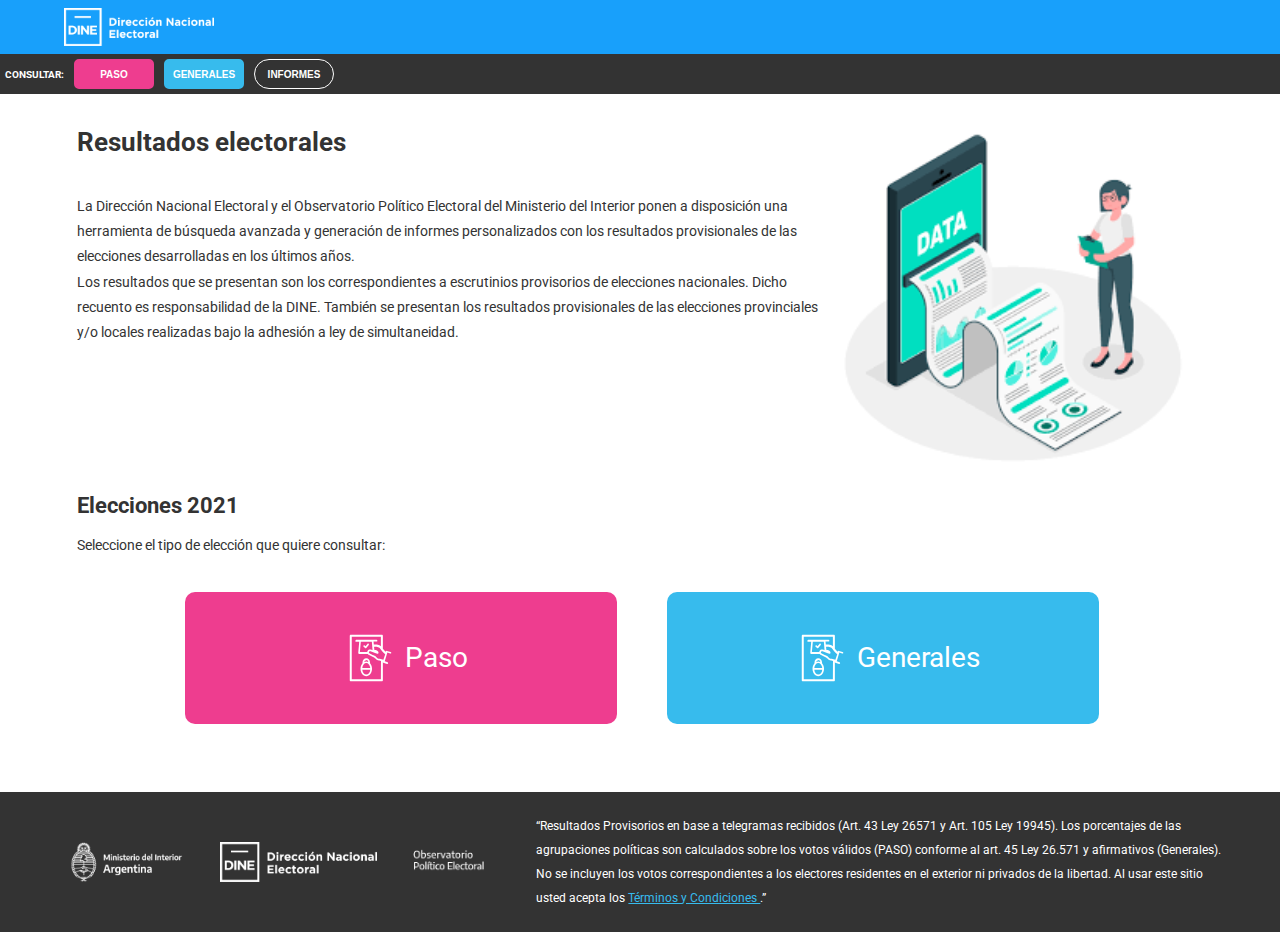
<file: index.html>
<!DOCTYPE html>
<html lang="es">

<head>
    <meta charset="UTF-8">
    <meta name="viewport" content="width=device-width, initial-scale=1.0">
    <title>Sistema de Publicación de Resultados Electorales</title>
    <link rel="shortcut icon" type="image/png" href="img/icons/favicon-16x16.png">
    <!-- Estilos CSS -->
    <link rel="stylesheet" href="css/common.css" />
    <link rel="stylesheet" href="css/pages/index.css">
</head>

<body>
    <header>
        <!--Barra de logo portal-->
        <div id="container-header-page">
            <div id="header-page">
                <a href="index.html">
                    <img id="header-logo" src="img/Logo_DINE_negativo.png" alt="logo" class="logo">
                </a>
            </div>
        </div>
        <!--Barra de menú principal-->
        <div id="container-menu-page">
            <div id="menu-page">
                <div id="menu-etiqueta">CONSULTAR:</div>
                <a href="paso.html"><button class="menu-button" id="paso-button">PASO</button></a>
                <a href="generales.html"><button class="menu-button" id="generales-button">GENERALES</button></a>
                <a href="informes.html"><button class="menu-button" id="informes-button">INFORMES</button></a>
            </div>
        </div>
    </header>
    <!-- Contenido principal de la página -->
    <main>
        <section id="sec-titulo">
            <!--Seccion para titulo, texto e imagen principal-->
            <div id="container-texto-imagen">
                <div id="div-titulo-y-texto">
                    <h1>Resultados electorales</h1>
                    <p>La Dirección Nacional Electoral y el Observatorio Político Electoral del Ministerio del
                        Interior ponen a disposición una herramienta de búsqueda avanzada y generación de informes
                        personalizados con los resultados provisionales de las elecciones desarrolladas en los
                        últimos años.
                        <br>
                        Los resultados que se presentan son los correspondientes a escrutinios provisorios de
                        elecciones nacionales. Dicho recuento es responsabilidad de la DINE. También se presentan
                        los resultados provisionales de las elecciones provinciales y/o locales realizadas bajo la
                        adhesión a ley de simultaneidad.
                    </p>
                </div>
                <div id="div-imagen">
                    <img id="imagen-pricipal" src="img/images.png" alt="conteo de votos">
                </div>
            </div>
        </section>
        <section id="sec-messages"></section>
        <section id="sec-contenido">
            <!--Seccion para contenido de la página-->
            <div id="div-titulo-y-texto-2">
                <h2>Elecciones 2021</h2>
                <p>Seleccione el tipo de elección que quiere consultar:</p>
            </div>
            <div id="container-botones">
                <a href="paso.html">
                    <div class="contenido-button" id="paso-button-2">
                        <img id="svg-urna" src="img/svg/urna.svg" alt="urna">Paso
                    </div>
                </a>
                <a href="generales.html">
                    <div class="contenido-button" id="generales-button-2">
                        <img id="svg-urna" src="img/svg/urna.svg" alt="urna">Generales
                    </div>
                </a>
            </div>
        </section>
        <br>
    </main>
    <!--Pie de página-->
    <footer>
        <div id="footer-container">
            <div id="footer-img">
                <img src="img/icons/Ministerio-del-Interior_pluma.1ab9a7a7.png" alt="Ministerio">
                <img src="img/icons/Logo_DINE_negativo.a88f983e.png" alt="Logo Dine">
                <img src="img/icons/logos_001-10.4430c8d5 - Copy.png" alt="Observatorio">
            </div>
            <div id="footer-text">
                <p>“Resultados Provisorios en base a telegramas recibidos (Art. 43 Ley 26571 y Art. 105 Ley 19945). Los
                    porcentajes de las agrupaciones políticas son calculados sobre los votos válidos (PASO) conforme al
                    art.
                    45 Ley 26.571 y afirmativos (Generales). No se incluyen los votos correspondientes a los electores
                    residentes en el exterior ni privados de la libertad. Al usar este sitio usted acepta los <a
                        href="paginaEnBlanco.html">
                        Términos y
                        Condiciones
                    </a>.”</p>
            </div>
        </div>
    </footer>
</body>

</html>
</file>
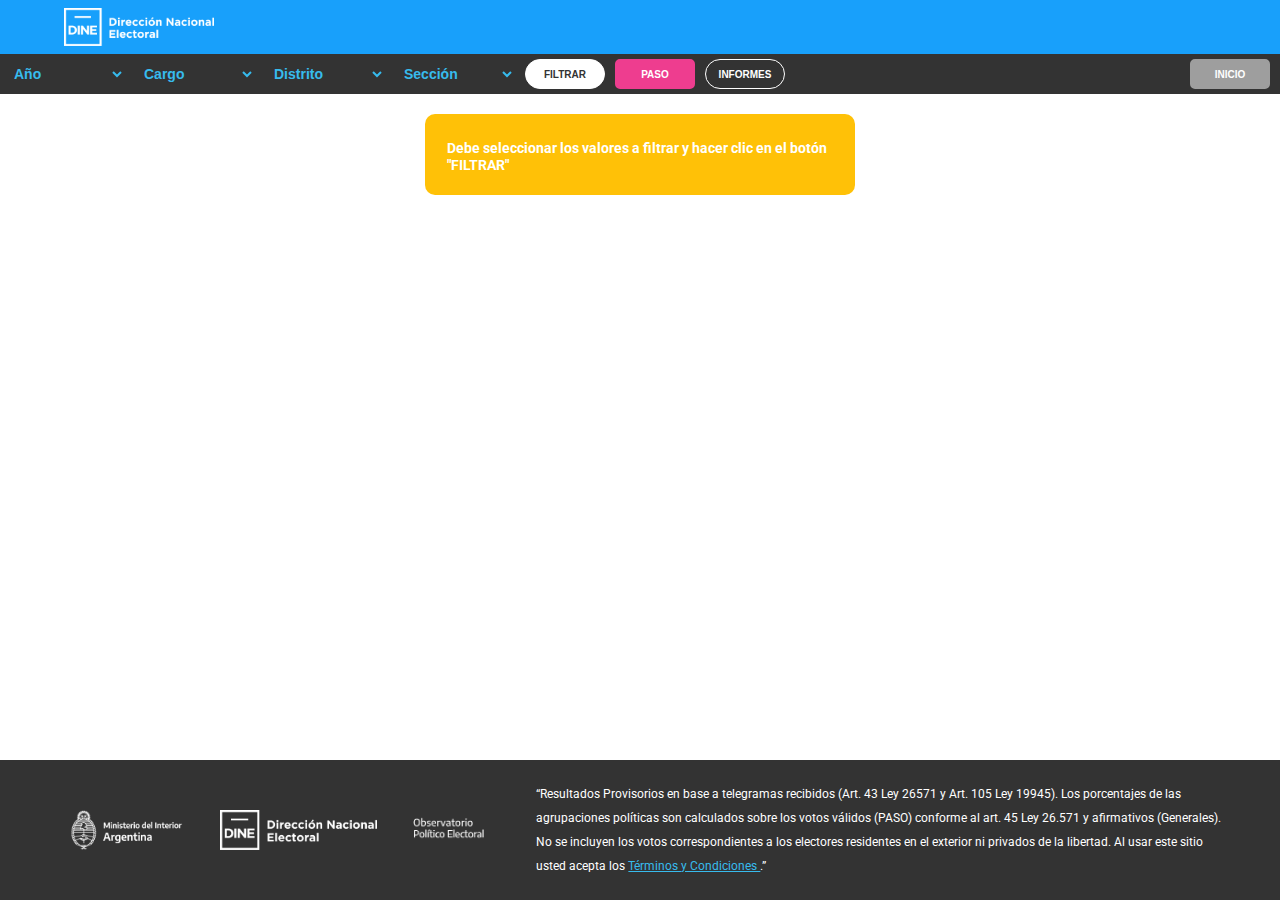
<file: generales.html>
<!DOCTYPE html>
<html lang="es">

<head>
    <meta charset="UTF-8">
    <meta name="viewport" content="width=device-width, initial-scale=1.0">
    <title>Sistema de Publicación de Resultados Electorales</title>
    <link rel="shortcut icon" type="image/png" href="img/icons/favicon-16x16.png">
    <!-- Estilos CSS -->
    <link rel="stylesheet" href="css/common.css" />
    <link rel="stylesheet" href="css/pages/generales.css">
    <link rel="stylesheet" href="https://cdnjs.cloudflare.com/ajax/libs/font-awesome/6.5.1/css/all.min.css"
        integrity="sha512-DTOQO9RWCH3ppGqcWaEA1BIZOC6xxalwEsw9c2QQeAIftl+Vegovlnee1c9QX4TctnWMn13TZye+giMm8e2LwA=="
        crossorigin="anonymous" referrerpolicy="no-referrer" />
    <script type="module" src="js/pages/generales.js"></script>
</head>

<body>
    <header>
        <!--Barra de logo portal-->
        <div id="container-header-page">
            <div id="header-page">
                <a href="index.html">
                    <img id="header-logo" src="img/Logo_DINE_negativo.png" alt="logo" class="logo">
                </a>
            </div>
        </div>
        <!--Barra de menú principal-->
        <div id="container-menu-page">
            <div id="menu-page">
                <!--Combos seleccionables-->
                <select class="desplegable" name="select-anio" id="select-anio">
                    <option value="#" disabled selected>Año</option>
                </select>
                <select class="desplegable" name="select-cargo" id="select-cargo">
                    <option value="#" disabled selected>Cargo</option>
                </select>
                <select class="desplegable" name="select-distrito" id="select-distrito">
                    <option value="#" disabled selected>Distrito</option>
                </select>
                <input type="hidden" id="hdSeccionProvincial" name="hdSeccionProvincial" value="">
                <select class="desplegable" name="select-seccion" id="select-seccion">
                    <option value="#" disabled selected>Sección</option>
                </select>
                <!--Botones-->
                <a href="#"><button class="menu-button" id="filtrar-button"><i class="fa-solid fa-magnifying-glass"></i>
                        FILTRAR</button></a>
                <a href="paso.html"><button class="menu-button" id="paso-button">PASO</button></a>
                <a href="informes.html"><button class="menu-button" id="informes-button">INFORMES</button></a>
                <a href="index.html"><button class="menu-button" id="inicio-button">INICIO</button></a>
            </div>
        </div>
    </header>
    <!-- Contenido principal de la página -->
    <main>
        <section id="sec-messages">
            <!--Sección para mostrale mensajes al usuario-->
            <div id="div-container-msg">
                <div class="cuadro-msg" id="msg-alerta">
                    <p><i class="fa-solid fa-exclamation"></i> Debe seleccionar los valores a filtrar y hacer clic en el
                        botón "FILTRAR"</p>
                </div>
            </div>
        </section>
        <section id="sec-titulo">
            <!--Seccion para agregar un título-->
            <div id="div-titulo"></div>
        </section>
        <section id="sec-contenido">
            <!--Seccion para contenido de la página (Botón agregar y cuadros de colores)-->
            <div id="div-contenido">

            </div>
        </section>
        <section id="sec-bloques-graficos" hidden>
            <!--Seccion para contenido de la página (los 3 recuadros de info mayor)-->
            <div id="div-container-graficos">
                <!--Cuadro de Agrupaciones-->
                <div class="div-grafico" id="container-agrupacion">
                    <div class="titulo-de-grafico">Agrupaciones políticas</div>
                    <div id="container-bloques"></div>
                </div>
                <!--Cuadro de Mapa de Provincia-->
                <div class="div-grafico" id="grafico-mapa" hidden>
                    <div class="titulo-de-grafico" id="nombre-mapa"></div>
                    <div id="mapa-de-grafico">
                    </div>
                </div>
                <!--Cuadro de Grafico de barras-->
                <div class="div-grafico" id="grafico-barras">
                    <div class="titulo-de-grafico">Resumen de Votos</div>
                    <div class="grid-container">
                        <div id="grid">
                            <div id="sub-grid-1">
                                <div>100%</div>
                                <div>75%</div>
                                <div>50%</div>
                                <div>25%</div>
                                <div>0%</div>
                            </div>
                            <div id="sub-grid-2">
                            </div>
                        </div>
                    </div>
                </div>
            </div>
        </section>
    </main>
    <!--Pie de página-->
    <footer>
        <div id="footer-container">
            <div id="footer-img">
                <img src="img/icons/Ministerio-del-Interior_pluma.1ab9a7a7.png" alt="Ministerio">
                <img src="img/icons/Logo_DINE_negativo.a88f983e.png" alt="Logo Dine">
                <img src="img/icons/logos_001-10.4430c8d5 - Copy.png" alt="Observatorio">
            </div>
            <div id="footer-text">
                <p>“Resultados Provisorios en base a telegramas recibidos (Art. 43 Ley 26571 y Art. 105 Ley 19945). Los
                    porcentajes de las agrupaciones políticas son calculados sobre los votos válidos (PASO) conforme al
                    art.
                    45 Ley 26.571 y afirmativos (Generales). No se incluyen los votos correspondientes a los electores
                    residentes en el exterior ni privados de la libertad. Al usar este sitio usted acepta los <a
                        href="paginaEnBlanco.html">
                        Términos y
                        Condiciones
                    </a>.”</p>
            </div>
        </div>
    </footer>
</body>

</html>
</file>
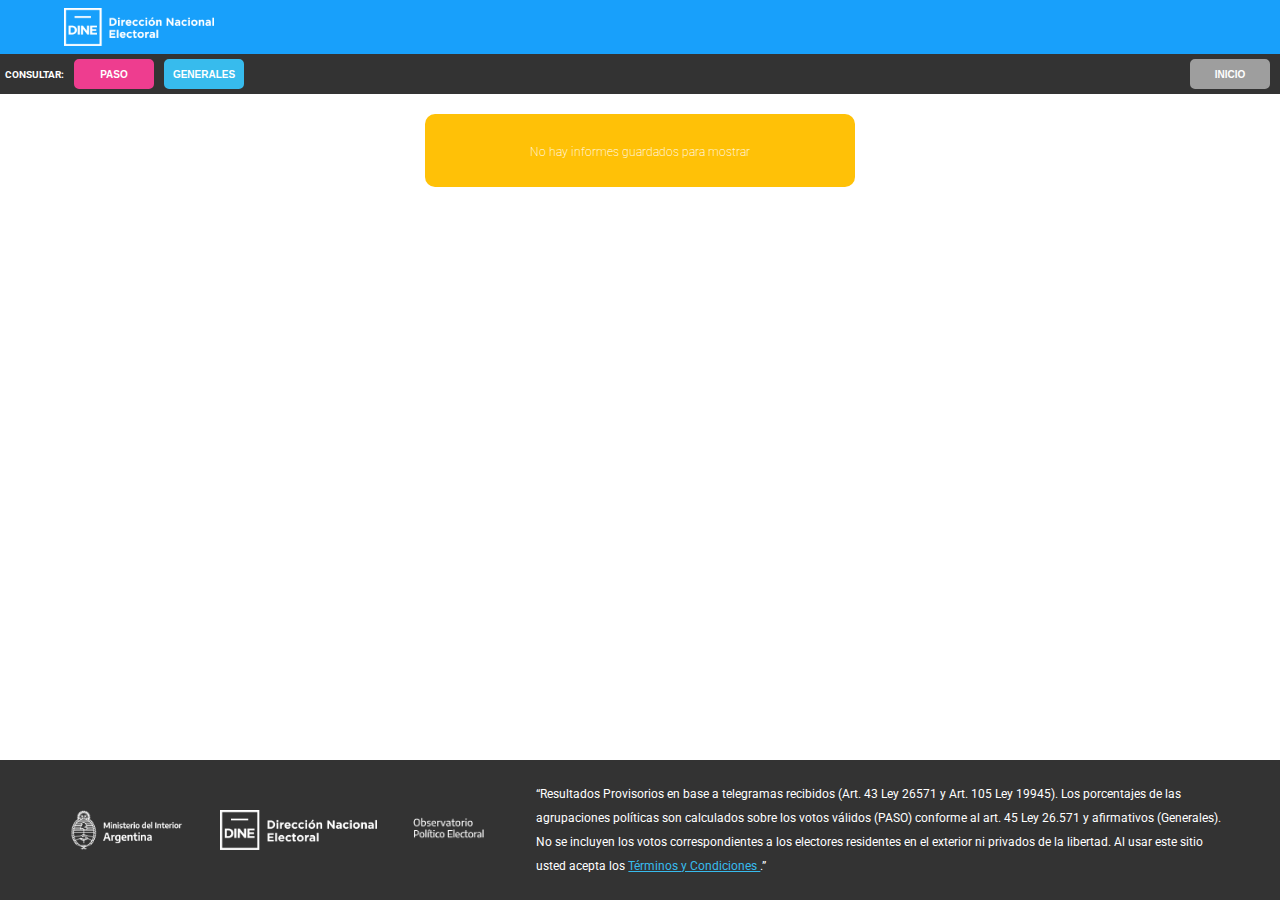
<file: informes.html>
<!DOCTYPE html>
<html lang="es">

<head>
    <meta charset="UTF-8">
    <meta name="viewport" content="width=device-width, initial-scale=1.0">
    <title>Sistema de Publicación de Resultados Electorales</title>
    <link rel="shortcut icon" type="image/png" href="img/icons/favicon-16x16.png">
    <!-- Estilos CSS -->
    <link rel="stylesheet" href="css/common.css" />
    <link rel="stylesheet" href="css/pages/informes.css">
    <link rel="stylesheet" href="https://cdnjs.cloudflare.com/ajax/libs/font-awesome/6.5.1/css/all.min.css"
        integrity="sha512-DTOQO9RWCH3ppGqcWaEA1BIZOC6xxalwEsw9c2QQeAIftl+Vegovlnee1c9QX4TctnWMn13TZye+giMm8e2LwA=="
        crossorigin="anonymous" referrerpolicy="no-referrer" />
    <script type="module" src="js/common.js" defer></script>
    <script type="module" src="js/pages/informes.js" defer></script>
</head>

<body>
    <header>
        <!--Barra de logo portal-->
        <div id="container-header-page">
            <div id="header-page">
                <a href="index.html">
                    <img id="header-logo" src="img/Logo_DINE_negativo.png" alt="logo" class="logo">
                </a>
            </div>
        </div>
        <!--Barra de menú principal-->
        <div id="container-menu-page">
            <div id="menu-page">
                <div id="menu-etiqueta">CONSULTAR:</div>
                <a href="paso.html"><button class="menu-button" id="paso-button">PASO</button></a>
                <a href="generales.html"><button class="menu-button" id="generales-button">GENERALES</button></a>
                <a href="index.html"><button class="menu-button" id="inicio-button">INICIO</button></a>
            </div>
        </div>

    </header>
    <!-- Contenido principal de la página -->
    <main>
        <section id="sec-messages">
            <div id="div-container-msg">
            </div>
        </section>
        <br>
        <section id="sec-titulo" hidden>
            <!--Seccion para agregar un título-->
            <div class="div-container" id="div-container-titulo">
                <h1>Reporte de Elecciones</h1>
            </div>
        </section>
        <section id="sec-contenido" hidden>
            <!--Seccion para contenido de la página-->
            <div class="div-container" id="div-container-grilla">
                <div class="div-cabecera-grilla">PROVINCIA</div>
                <div class="div-cabecera-grilla">ELECCION</div>
                <div class="div-cabecera-grilla">DATOS GENERALES</div>
                <div class="div-cabecera-grilla">DATOS POR AGRUPACION</div>
                <!--agregar filas-->
            </div>
            <div class="div-container">
                <button id="boton-limpiar">LIMPIAR REGISTROS</button>
            </div>
        </section>
    </main>
    <br>
    <!--Pie de página-->
    <footer>
        <div id="footer-container">
            <div id="footer-img">
                <img src="img/icons/Ministerio-del-Interior_pluma.1ab9a7a7.png" alt="Ministerio">
                <img src="img/icons/Logo_DINE_negativo.a88f983e.png" alt="Logo Dine">
                <img src="img/icons/logos_001-10.4430c8d5 - Copy.png" alt="Observatorio">
            </div>
            <div id="footer-text">
                <p>“Resultados Provisorios en base a telegramas recibidos (Art. 43 Ley 26571 y Art. 105 Ley 19945). Los
                    porcentajes de las agrupaciones políticas son calculados sobre los votos válidos (PASO) conforme al
                    art.
                    45 Ley 26.571 y afirmativos (Generales). No se incluyen los votos correspondientes a los electores
                    residentes en el exterior ni privados de la libertad. Al usar este sitio usted acepta los <a
                        href="paginaEnBlanco.html">
                        Términos y
                        Condiciones
                    </a>.”</p>
            </div>
        </div>
    </footer>
</body>

</html>
</file>
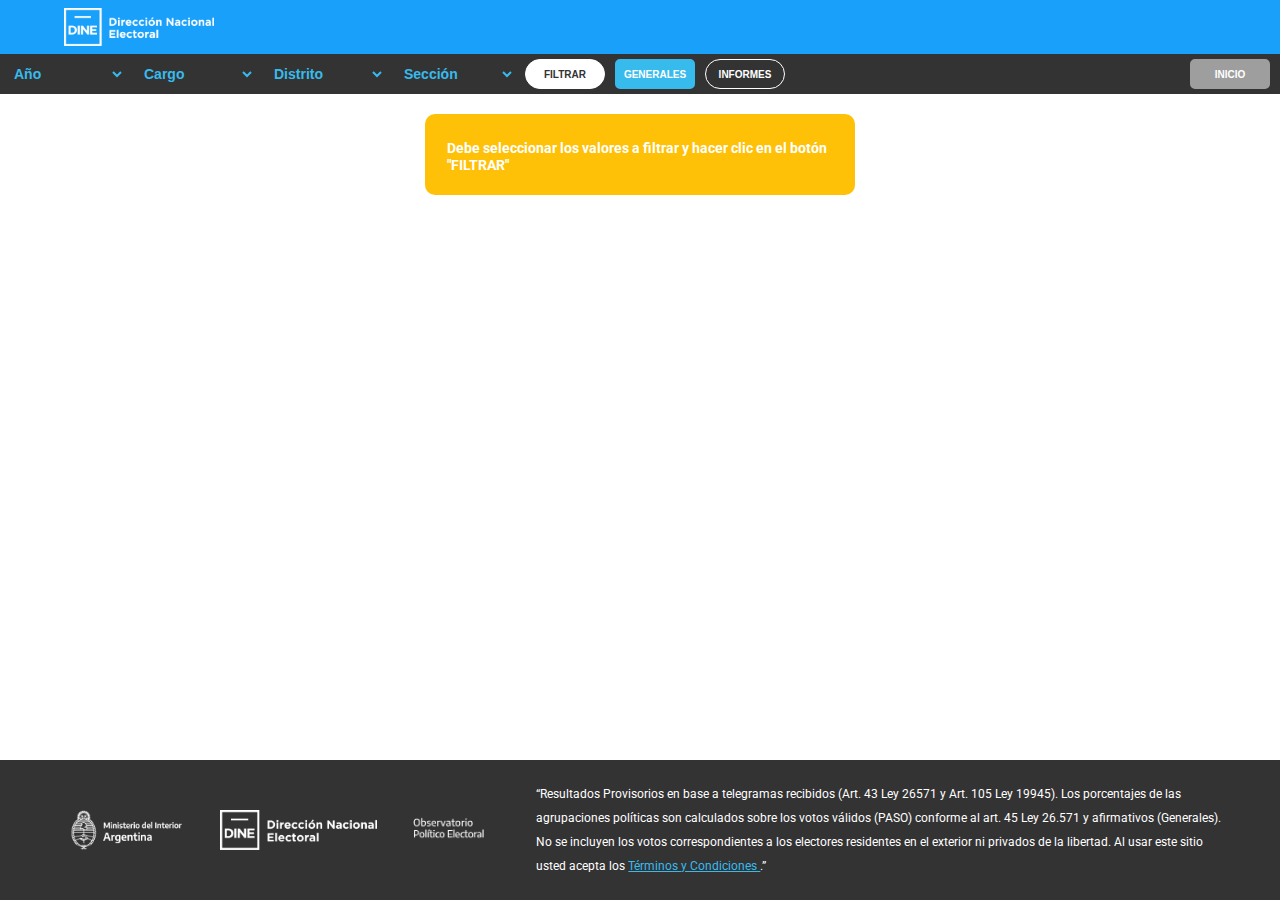
<file: paso.html>
<!DOCTYPE html>
<html lang="es">

<head>
    <meta charset="UTF-8">
    <meta name="viewport" content="width=device-width, initial-scale=1.0">
    <title>Sistema de Publicación de Resultados Electorales</title>
    <link rel="shortcut icon" type="image/png" href="img/icons/favicon-16x16.png">
    <!-- Estilos CSS -->
    <link rel="stylesheet" href="css/common.css" />
    <link rel="stylesheet" href="css/pages/paso.css">
    <link rel="stylesheet" href="https://cdnjs.cloudflare.com/ajax/libs/font-awesome/6.5.1/css/all.min.css"
        integrity="sha512-DTOQO9RWCH3ppGqcWaEA1BIZOC6xxalwEsw9c2QQeAIftl+Vegovlnee1c9QX4TctnWMn13TZye+giMm8e2LwA=="
        crossorigin="anonymous" referrerpolicy="no-referrer" />
    <script type="module" src="js/pages/paso.js"></script>
</head>

<body>
    <header>
        <!--Barra de logo portal-->
        <div id="container-header-page">
            <div id="header-page">
                <a href="index.html">
                    <img id="header-logo" src="img/Logo_DINE_negativo.png" alt="logo" class="logo">
                </a>
            </div>
        </div>
        <!--Barra de menú principal-->
        <div id="container-menu-page">
            <div id="menu-page">
                <!--Combos seleccionables-->
                <select class="desplegable" name="select-anio" id="select-anio">
                    <option value="#" disabled selected>Año</option>
                </select>
                <select class="desplegable" name="select-cargo" id="select-cargo">
                    <option value="#" disabled selected>Cargo</option>
                </select>
                <select class="desplegable" name="select-distrito" id="select-distrito">
                    <option value="#" disabled selected>Distrito</option>
                </select>
                <input type="hidden" id="hdSeccionProvincial" name="hdSeccionProvincial" value="">
                <select class="desplegable" name="select-seccion" id="select-seccion">
                    <option value="#" disabled selected>Sección</option>
                </select>
                <!--Botones-->
                <a href="#"><button class="menu-button" id="filtrar-button"><i class="fa-solid fa-magnifying-glass"></i>
                        FILTRAR</button></a>
                <a href="generales.html"><button class="menu-button" id="generales-button">GENERALES</button></a>
                <a href="informes.html"><button class="menu-button" id="informes-button">INFORMES</button></a>
                <a href="index.html"><button class="menu-button" id="inicio-button">INICIO</button></a>
            </div>
        </div>
    </header>
    <!-- Contenido principal de la página -->
    <main>
        <section id="sec-messages">
            <!--Sección para mostrale mensajes al usuario-->
            <div id="div-container-msg">
                <div class="cuadro-msg" id="msg-alerta">
                    <p><i class="fa-solid fa-exclamation"></i> Debe seleccionar los valores a filtrar y hacer clic en el
                        botón "FILTRAR"</p>
                </div>
            </div>
        </section>
        <section id="sec-titulo">
            <!--Seccion para agregar un título-->
            <div id="div-titulo"></div>
        </section>
        <section id="sec-contenido">
            <!--Seccion para contenido de la página (Botón agregar y cuadros de colores)-->
            <div id="div-contenido">

            </div>
        </section>
        <section id="sec-bloques-graficos" hidden>
            <!--Seccion para contenido de la página (los 3 recuadros de info mayor)-->
            <div id="div-container-graficos">
                <!--Cuadro de Agrupaciones-->
                <div class="div-grafico" id="container-agrupacion">
                    <div class="titulo-de-grafico">Agrupaciones políticas</div>
                    <div id="container-bloques"></div>
                </div>
                <!--Cuadro de Mapa de Provincia-->
                <div class="div-grafico" id="grafico-mapa" hidden>
                    <div class="titulo-de-grafico" id="nombre-mapa"></div>
                    <div id="mapa-de-grafico">
                    </div>
                </div>
                <!--Cuadro de Grafico de barras-->
                <div class="div-grafico" id="grafico-barras">
                    <div class="titulo-de-grafico">Resumen de Votos</div>
                    <div class="grid-container">
                        <div id="grid">
                            <div id="sub-grid-1">
                                <div>100%</div>
                                <div>75%</div>
                                <div>50%</div>
                                <div>25%</div>
                                <div>0%</div>
                            </div>
                            <div id="sub-grid-2">
                            </div>
                        </div>
                    </div>
                </div>
            </div>
        </section>
    </main>
    <!--Pie de página-->
    <footer>
        <div id="footer-container">
            <div id="footer-img">
                <img src="img/icons/Ministerio-del-Interior_pluma.1ab9a7a7.png" alt="Ministerio">
                <img src="img/icons/Logo_DINE_negativo.a88f983e.png" alt="Logo Dine">
                <img src="img/icons/logos_001-10.4430c8d5 - Copy.png" alt="Observatorio">
            </div>
            <div id="footer-text">
                <p>“Resultados Provisorios en base a telegramas recibidos (Art. 43 Ley 26571 y Art. 105 Ley 19945). Los
                    porcentajes de las agrupaciones políticas son calculados sobre los votos válidos (PASO) conforme al
                    art.
                    45 Ley 26.571 y afirmativos (Generales). No se incluyen los votos correspondientes a los electores
                    residentes en el exterior ni privados de la libertad. Al usar este sitio usted acepta los <a
                        href="paginaEnBlanco.html">
                        Términos y
                        Condiciones
                    </a>.”</p>
            </div>
        </div>
    </footer>
</body>

</html>
</file>
<file: css/common.css>
@import url('https://fonts.googleapis.com/css?family=Roboto:100,300,400,500,700,900');

:root {
    --magenta: #ee3d8f;
    --celeste: #37bbed;
    --morado: #9283be;
    --gris-claro: #9e9e9e;
    --titulos: #333;
    --textos: #333;
    --fondo-pantalla: rgb(235, 245, 251);
    --fondo-Cabecera: #18a0fb;
    --fondo-Footer: #333;
    --fondo-Menu: #333;
    --texto-footer: #9e9e9e;
    --titulo-Grilla: #727272;
    --borde-inferior-Grilla: #727272;
    --borde-Grilla: #c5c5c5;
    --grafica-amarillo: rgb(252, 210, 0);
    --grafica-amarillo-claro: rgba(252, 210, 0, 0.3);
    --grafica-celeste: rgb(0, 169, 232);
    --grafica-celeste-claro: rgba(0, 169, 232, 0.3);
    --grafica-bordo: rgb(171, 40, 40);
    --grafica-bordo-claro: rgba(171, 40, 40, 0.3);
    --grafica-lila: rgb(112, 76, 159);
    --grafica-lila-claro: rgba(112, 76, 159, 0.5);
    --grafica-lila2: rgb(77, 46, 110);
    --grafica-lila2-claro: rgba(77, 46, 110, 0.5);
    --grafica-gris: rgb(128, 128, 128);
    --grafica-gris-claro: rgb(128, 128, 128, 0.5);
    --grafica-verde: rgb(102, 171, 60);
    --grafica-verde-claro: rgba(102, 171, 60, 0.5);
    --mensaje-usuario-amarillo: #ffc107;
    --mensaje-usuario-verde: #28a745;
    --mensaje-usuario-rojo: #dc3545;
}

/*------GENERALES VARIOS------*/
html {
    min-height: 100%;
    position: relative;
}

body {
    margin: 0 0 164px 0;
    font-family: Roboto;
}

p {
    font-size: 12px;
    color: var(--textos);
}

h1 {
    font-size: 26px;
    color: var(--titulos);
    padding-bottom: 20px;
}

h2 {
    font-size: 22px;
    color: var(--titulos);
}

h3 {
    font-size: 18px;
    color: var(--titulos);
}

/*------CABECERA------*/
#container-header-page {
    background-color: var(--fondo-Cabecera);
}

#header-page {
    padding: 0.5em;
    color: white;
    width: 90%;
    margin: 0 auto;
}

#header-page a {
    display: flex;
}

#header-logo {
    width: 150px;
}

/*------BARRA DE MENU------*/
#container-menu-page {
    background-color: var(--fondo-Menu);
}

#menu-page {
    display: flex;
    padding: 5px;
}

/*------FOOTER------*/
footer {
    background-color: var(--fondo-Footer);
    position: absolute;
    bottom: 0;
}

#footer-container {
    display: flex;
    width: 92%;
    margin: auto;
    gap: 2%;
}

#footer-img {
    display: flex;
    align-items: center;
    justify-content: space-around;
    flex: 1 0 0;
}

#footer-text {
    padding: 10px 0;
    flex: 1.5 0 0;
}

#footer-img img {
    height: 40px;
}

#footer-text p {
    color: white;
    line-height: 2;
}

#footer-text p a {
    color: var(--celeste);
}
</file>
<file: css/pages/index.css>
/*------BARRA DE MENU------*/

#menu-page {
    gap: 10px;
}

#menu-etiqueta, .menu-button {
    color: #FFF;
    font-size: 10px;
    font-weight: bold;
    height: 30px;
}

#menu-etiqueta {
    display: flex;
    align-items: center;
}

.menu-button {
    border-style: solid;
    border-radius: 5px;
    padding: 5px;
    text-align: center;
    width: 80px;
}

#paso-button {
    background-color: var(--magenta);
    border-color: var(--magenta);
}

#generales-button {
    background-color: var(--celeste);
    border-color: var(--celeste);
}

#informes-button {
    border-radius: 15px;
    border-width: 1px;
    padding: 6.5px;
    border-color: #FFF;
    background-color: var(--fondo-Menu);
}

#paso-button:hover, #generales-button:hover, #informes-button:hover {
    background-color: var(--gris-claro);
    border-color: var(--gris-claro);
}

/*------SECCION DE CONTENIDO CENTRAL------*/

#container-texto-imagen {
    display: flex;
    width: 88%;
    margin: 15px auto;
    gap: 5px;
}

#div-titulo-y-texto p {
    font-size: 14px;
    line-height: 1.8;
    flex: 1 1 0;
}

#div-imagen {
    flex: 1 1 0;
}

#imagen-pricipal {
    margin: 15px 15px 0 15px;
    width: 350px;
}

/*------SECCION DE CONTENIDO INFERIOR------*/

#div-titulo-y-texto-2 {
    width: 88%;
    margin: auto;
}

#div-titulo-y-texto-2 h2 {
    margin-top: 0;
}

#div-titulo-y-texto-2 p {
    font-size: 14px;
}

#container-botones {
    display: flex;
    width: 75%;
    margin: auto;
    justify-content: space-around;
}

#container-botones a {
    text-decoration: none;
}

.contenido-button {
    display: flex;
    align-items: center;
    justify-content: center;
    border-radius: 10px;
    margin: 25px;
    height: 100px;
    width: 400px;
    padding: 1rem;
    color: #FFF;
    font-size: 28px;
}

#paso-button-2 {
    background-color: var(--magenta);
}

#generales-button-2 {
    background-color: var(--celeste);
}

#svg-urna {
    height: 50px;
}
</file>
<file: css/pages/generales.css>
/*------BARRA DE MENU------*/

#menu-page {
    gap: 10px;
}

/*-BOTONES-*/

.menu-button {
    color: #FFF;
    font-size: 10px;
    font-weight: bold;
    border-style: solid;
    border-radius: 5px;
    padding: 5px;
    text-align: center;
    width: 80px;
    height: 30px;
}

#inicio-button {
    background-color: var(--gris-claro);
    border-color: var(--gris-claro);
    position: absolute;
    right: 10px;
}

#inicio-button:hover {
    color: var(--textos);
}

#paso-button {
    background-color: var(--magenta);
    border-color: var(--magenta);
}

#informes-button,
#filtrar-button {
    border-radius: 15px;
    border-width: 1px;
    padding: 6.5px;
    border-color: #FFF;
}

#informes-button {
    background-color: var(--fondo-Menu);
}

#filtrar-button {
    background-color: white;
    color: var(--textos);
}

#filtrar-button:hover {
    background-color: var(--gris-claro);
    border-color: var(--gris-claro);
    color: white;
}

#paso-button:hover,
#informes-button:hover {
    background-color: var(--gris-claro);
    border-color: var(--gris-claro);
}

/*-DESPLEGABLES-*/

.desplegable {
    background-color: var(--fondo-Menu);
    border-style: none;
    font-size: 14px;
    height: 30px;
    width: 120px;
    padding: 5px;
    color: var(--celeste);
    font-weight: bold;
}

.desplegable:hover {
    background-color: var(--fondo-Menu);
    color: white;
}

/*------SECCION DE MENSAJES AL USUARIO------*/

#div-container-msg {
    display: flex;
    flex-direction: column;
    width: 40%;
    margin: auto;
}

.cuadro-msg {
    display: flex;
    justify-content: center;
    width: 400px;
    margin: 20px auto;
    padding: 15px;
    border-radius: 10px;
    
}

.cuadro-msg i,
.cuadro-msg p {
    color: #FFF;
}

.cuadro-msg p {
    font-weight: bold;
    font-size: 14px;
    margin: 7px;

}

.cuadro-msg i {
    font-size: 18px;
}

#msg-exito {
    background-color: var(--mensaje-usuario-verde);
}

#msg-error {
    background-color: var(--mensaje-usuario-rojo);
}

#msg-alerta {
    background-color: var(--mensaje-usuario-amarillo);
}

/*------SECCION DE CONTENIDO PRINCIPAL------*/

/*-TITULO-*/

#div-titulo,
#div-contenido,
#div-container-graficos {
    width: 85%;
    margin: auto;
}

#div-titulo h1 {
    margin: 30px auto 0 auto;
}

#div-titulo p {
    margin: 0 0 25px 0;
    color: var(--celeste);
    font-size: 14px;
}

/*-RECUADROS-*/

#div-contenido {
    display: flex;
    align-items: center;
    justify-content: space-between;
}

#button-agregar-a-informe {
    background-color: var(--gris-claro);
    color: #FFF;
    font-size: 10px;
    padding: 5px;
    border-radius: 5px;
}

#button-agregar-a-informe:hover {
    color: var(--textos);
}

#div-recuadros-resumen {
    display: flex;
}

.recuadro-resumen {
    display: flex;
    align-items: center;
    border-radius: 10px;
    margin: 15px;
    width: 184px;
    height: 70px;
    padding: 0.5rem 1rem;
    font-size: 14px;
    color: #FFF;
}

.recuadro-resumen img {
    height: 50px;
}

#recuadro-urna {
    background-color: var(--celeste);
}

#recuadro-personas {
    background-color: var(--magenta);
}

#recuadro-manos {
    background-color: var(--morado);
}

/*-GRAFICOS-*/

/*-Generales-*/
#div-container-graficos {
    display: flex;
    gap: 7px;
}

.div-grafico {
    height: 325px;
    border-radius: 25px;
    border-style: solid;
    border-width: 1px;
    border-color: var(--borde-Grilla);
    /*box-shadow: ;*/
}

.titulo-de-grafico {
    font-weight: bold;
    padding: 1.8em 0 15px 0;
    text-align: center;
    white-space: nowrap;
}

/*Grafico Agrupación*/

#container-agrupacion {
    flex: 4 1 0;
    display: flex;
    flex-direction: column;
}

#container-bloques {
    display: flex;
    flex-direction: column;
    overflow: auto;
    margin-bottom: 18px;
}

.bloque-agrupacion {
    padding: 10px;
}

.nombre-agrupacion {
    font-size: 12px;
    padding: 7px 0;
    color: var(--textos);
    font-weight: bold;
    border-bottom: 1px solid var(--borde-Grilla);
    text-transform: uppercase;
}

.bloque-lista {
    display: flex;
    justify-content: space-between;
    font-size: 11px;
    color: var(--textos);
    padding: 8px 0;
    text-transform: uppercase;
}

.nombre-lista {
    font-weight: bold;
}

.votos-lista {
    line-height: 1.5;
}

/*barra de progreso*/
/* Es el estilo que aportaba la consigna N°2 del TPI para copiar desde el pdf*/
.progress {
    height: 20px;
    width: 100%;
    border-radius: 5px;
    margin-top: 3px;
    margin-bottom: 10px;
}

.progress-bar {
    height: 100%;
    display: flex;
    align-items: center;
    justify-content: flex-start;
    transition: width 0.25s;
    border-radius: 5px;
}

.progress-bar-text {
    font-size: 14px;
    margin-left: 10px;
    font-weight: bold;
    color: var(--textos);
}

/*Gráfico de Mapa de Provincia*/

#grafico-mapa {
    flex: 3 1 0;
}

#mapa-de-grafico{
    display: flex;
    align-items: center;
    justify-content: center;
}

/*Gráfico de barras*/

#grafico-barras {
    flex: 4 1 0;
    display: flex;
    flex-direction: column;
}

.grid-container {
    /*border: 1px solid blue;*/
    height: 100%;
    width: 100%;
    display: flex;
}

#grid {
    width: 90%;
    height: 95%;
    margin: auto;
    display: flex;
    overflow: hidden;
    /*border: 1px solid rgb(255, 0, 25);*/
}

#sub-grid-1 {
    flex: 1 0 0;
    display: flex;
    flex-direction: column;
    justify-content: space-between;
    height: 100%;
    width: 100%;
    /*border: 1px solid rgb(255, 0, 25);*/
    font-size: 13px;
    font-weight: bold;
    text-align: center;
}

#sub-grid-2 {
    flex: 9 0 0;
    display: flex;
    height: 93.5%;
    width: 100%;
    max-width: 400px;
    margin: auto 0;
    border-bottom: 2px solid rgb(149, 149, 149);
    border-top: 2px solid rgb(149, 149, 149);
    align-items: end;
    justify-content: space-around;
}

#scale-bar {
    background-color: antiquewhite;
    height: 100%;
    width: 100%;
}

.bar {
    height: var(--bar-value);
    width: var(--bar-width);
    margin: 0;
    border-radius: 3px 3px 0 0;
}

.bar:hover {
    opacity: 0.7;
}

.bar p {
    font-size: 12px;
    text-align: center;
    transform: rotate(-45deg);
    white-space: nowrap;
    margin-top: -32px;
}


/* Estilo del gráfico de barras que copié directamente desde el pdf de la consigna N°2 del TPI*/

/*.chart-wrap {
    --chart-width: 260px;
    --grid-color: #aaa;
    --bar-thickness: 25px;
    --bar-rounded: 3px;
    --bar-spacing: 10px;
    font-family: sans-serif;
    width: var(--chart-width);
}

.chart-wrap .title {
    font-weight: bold;
    padding: 1.8em 0 2.8em;
    text-align: center;
    white-space: nowrap;
}

/* cuando definimos el gráfico en horizontal, lo giramos 90 grados */
/*.chart-wrap.horizontal .grid {
    transform: rotate(-90deg);
}

.chart-wrap.horizontal .bar::after {
    /* giramos las letras para horizontal*/
    /*transform: rotate(45deg);
    padding-top: 0px;
    display: block;
}

.chart-wrap .grid {
    margin-left: 110px;
    position: relative;
    padding: 5px 0 5px 0;
    height: 100%;
    width: 100%;
    border-left: 2px solid var(--grid-color);
    font-size: 10px;
}

/* posicionamos el % del gráfico*/
/*.chart-wrap .grid::before {
    font-size: 0.8em;
    font-weight: bold;
    content: '0%';
    position: absolute;
    left: -0.5em;
    top: -1.5em;
}

.chart-wrap .grid::after {
    font-size: 0.8em;
    font-weight: bold;
    content: '100%';
    position: absolute;
    right: -1.5em;
    top: -1.5em;
}

/* giramos las valores de 0% y 100% para horizontal */
/*.chart-wrap.horizontal .grid::before,
.chart-wrap.horizontal .grid::after {
    transform: rotate(90deg);
}

.chart-wrap .bar {
    width: var(--bar-value);
    height: var(--bar-thickness);
    margin: var(--bar-spacing) 0;
    background-color: green /*var(--bar-color)*/;
    /*border-radius: 0 var(--bar-rounded) var(--bar-rounded) 0;
}

.chart-wrap .bar:hover {
    opacity: 0.7;
}

.chart-wrap .bar::after {
    content: attr(data-name);
    margin-left: 100%;
    padding: 10px;
    display: inline-block;
    white-space: nowrap;
}
</file>
<file: css/pages/informes.css>
/*------BARRA DE MENU------*/

#menu-page {
    gap: 10px;
}

#menu-etiqueta, .menu-button {
    color: #FFF;
    font-size: 10px;
    font-weight: bold;
    height: 30px;
}

#menu-etiqueta {
    display: flex;
    align-items: center;
}

.menu-button {
    border-style: solid;
    border-radius: 5px;
    padding: 5px;
    text-align: center;
    width: 80px;
}

#paso-button {
    background-color: var(--magenta);
    border-color: var(--magenta);
}

#generales-button {
    background-color: var(--celeste);
    border-color: var(--celeste);
}

#inicio-button {
    background-color: var(--gris-claro);
    border-color: var(--gris-claro);
    position: absolute;
    right: 10px;
}

#paso-button:hover, #generales-button:hover {
    background-color: var(--gris-claro);
    border-color: var(--gris-claro);
}

#inicio-button:hover {
    color: var(--textos);
}

/*------SECCION DE MENSAJES AL USUARIO------*/

#div-container-msg {
    display: flex;
    flex-direction: column;
    width: 40%;
    margin: auto;
}

.cuadro-msg {
    display: flex;
    justify-content: center;
    width: 400px;
    margin: 20px auto;
    padding: 15px;
    border-radius: 10px;
    font-weight: 200;
    font-size: 12px;
}

.cuadro-msg i,
.cuadro-msg p {
    color: #FFF;
}

.cuadro-msg i {
    font-size: 16px;
}

#msg-exito {
    background-color: var(--mensaje-usuario-verde);
}

#msg-error {
    background-color: var(--mensaje-usuario-rojo);
}

#msg-alerta {
    background-color: var(--mensaje-usuario-amarillo);
}

/*------SECCION DE CONTENIDO------*/

.div-container {
    width: 1024px;
    margin: auto;
}

#div-container-grilla {
    display: grid;
    grid-template-columns: 280px 102px 409px 233px;
    margin: 0 auto 50 auto;
    border-radius: 15px;
    border: 1px solid var(--borde-Grilla);
    border-collapse: collapse;
    background-color: rgb(250, 250, 250);
}

.div-cabecera-grilla {
    text-align: center;
    color: var(--titulo-Grilla);
    padding: 10px 20px;
    font-size: 14px;
    font-weight: bold;
    text-transform: uppercase;
}

.div-cuerpo-grilla {
    display: flex;
    background-color: rgb(255, 255, 255);
    border-bottom-left-radius: 15px;
    border-bottom-right-radius: 15px;
    padding: 15px 0px;
    font-size: 12px;
    border-top: 1px solid var(--borde-inferior-Grilla)
}

.grilla-provincia {
    align-items: center;
    justify-content: center;
}

.grilla-eleccion {
    flex-direction: column;
    justify-content: center;
}

.texto-elecciones-chico {
    font-size: 12px;
    color: var(--textos);
    font-weight: bold;
}

.texto-path-chico {
    font-size: 11px;
    color: var(--celeste);
}

.grilla-datos-generales {
    justify-content: center;
}

.recuadro-datos {
    display: flex;
    align-items: center;
    justify-content: center;
    border-radius: 5px;
    margin: 2px;
    height: 70px;
    width: 120px;
    font-size: 10px;
    color: #FFF;
}

.recuadro-datos img {
    height: 35px;
}

.mesas-escrutadas {
    background-color: var(--celeste);
}

.electores {
    background-color: var(--magenta);
}

.participacion {
    background-color: var(--morado);
}

.grilla-datos-por-agrupacion {
    display: grid;
    grid-template-columns: 100px 59px;
    overflow-y: scroll;
    height: 250px;
    padding: 15px;
    /*font-size: 10px;*/
    color: var(--textos);
    gap: 10px;
}

.texto-agrupacion-oscuro {
    font-weight: bold;
}

.subcuadro-agrupacion {
    padding-bottom: 5px;
}

#boton-limpiar {
    margin-top: 8px;
    margin-top: 7px;
    padding: 9px;
    border-radius: 5px;
    background-color: gray;
    border-color: gray;
    color: #FFF;
    font-size: 11px;
    font-weight: bold;
}

#boton-limpiar:hover {
    background-color: gray;
    border-color: gray;
    color: black;
}
</file>
<file: css/pages/paso.css>
/*------BARRA DE MENU------*/

#menu-page {
    gap: 10px;
}

/*-BOTONES-*/

.menu-button {
    color: #FFF;
    font-size: 10px;
    font-weight: bold;
    border-style: solid;
    border-radius: 5px;
    padding: 5px;
    text-align: center;
    width: 80px;
    height: 30px;
}

#inicio-button {
    background-color: var(--gris-claro);
    border-color: var(--gris-claro);
    position: absolute;
    right: 10px;
}

#inicio-button:hover {
    color: var(--textos);
}

#generales-button {
    background-color: var(--celeste);
    border-color: var(--celeste);
}

#informes-button,
#filtrar-button {
    border-radius: 15px;
    border-width: 1px;
    padding: 6.5px;
    border-color: #FFF;
}

#informes-button {
    background-color: var(--fondo-Menu);
}

#filtrar-button {
    background-color: white;
    color: var(--textos);
}

#filtrar-button:hover {
    background-color: var(--gris-claro);
    border-color: var(--gris-claro);
    color: white;
}

#generales-button:hover,
#informes-button:hover {
    background-color: var(--gris-claro);
    border-color: var(--gris-claro);
}

/*-DESPLEGABLES-*/

.desplegable {
    background-color: var(--fondo-Menu);
    border-style: none;
    font-size: 14px;
    height: 30px;
    width: 120px;
    padding: 5px;
    color: var(--celeste);
    font-weight: bold;
}

.desplegable:hover {
    background-color: var(--fondo-Menu);
    color: white;
}

/*------SECCION DE MENSAJES AL USUARIO------*/

#div-container-msg {
    display: flex;
    flex-direction: column;
    width: 40%;
    margin: auto;
}

.cuadro-msg {
    display: flex;
    justify-content: center;
    width: 400px;
    margin: 20px auto;
    padding: 15px;
    border-radius: 10px;
    
}

.cuadro-msg i,
.cuadro-msg p {
    color: #FFF;
}

.cuadro-msg p {
    font-weight: bold;
    font-size: 14px;
    margin: 7px;

}

.cuadro-msg i {
    font-size: 18px;
}

#msg-exito {
    background-color: var(--mensaje-usuario-verde);
}

#msg-error {
    background-color: var(--mensaje-usuario-rojo);
}

#msg-alerta {
    background-color: var(--mensaje-usuario-amarillo);
}

/*------SECCION DE CONTENIDO PRINCIPAL------*/

/*-TITULO-*/

#div-titulo,
#div-contenido,
#div-container-graficos {
    width: 85%;
    margin: auto;
}

#div-titulo h1 {
    margin: 30px auto 0 auto;
}

#div-titulo p {
    margin: 0 0 25px 0;
    color: var(--celeste);
    font-size: 14px;
}

/*-RECUADROS-*/

#div-contenido {
    display: flex;
    align-items: center;
    justify-content: space-between;
}

#button-agregar-a-informe {
    background-color: var(--gris-claro);
    color: #FFF;
    font-size: 10px;
    padding: 5px;
    border-radius: 5px;
}

#button-agregar-a-informe:hover {
    color: var(--textos);
}

#div-recuadros-resumen {
    display: flex;
}

.recuadro-resumen {
    display: flex;
    align-items: center;
    border-radius: 10px;
    margin: 15px;
    width: 184px;
    height: 70px;
    padding: 0.5rem 1rem;
    font-size: 14px;
    color: #FFF;
}

.recuadro-resumen img {
    height: 50px;
}

#recuadro-urna {
    background-color: var(--celeste);
}

#recuadro-personas {
    background-color: var(--magenta);
}

#recuadro-manos {
    background-color: var(--morado);
}

/*-GRAFICOS-*/

/*-Generales-*/
#div-container-graficos {
    display: flex;
    gap: 7px;
}

.div-grafico {
    height: 325px;
    border-radius: 25px;
    border-style: solid;
    border-width: 1px;
    border-color: var(--borde-Grilla);
    /*box-shadow: ;*/
}

.titulo-de-grafico {
    font-weight: bold;
    padding: 1.8em 0 15px 0;
    text-align: center;
    white-space: nowrap;
}

/*Grafico Agrupación*/

#container-agrupacion {
    flex: 4 1 0;
    display: flex;
    flex-direction: column;
}

#container-bloques {
    display: flex;
    flex-direction: column;
    overflow: auto;
    margin-bottom: 18px;
}

.bloque-agrupacion {
    padding: 10px;
}

.nombre-agrupacion {
    font-size: 12px;
    padding: 7px 0;
    color: var(--textos);
    font-weight: bold;
    border-bottom: 1px solid var(--borde-Grilla);
    text-transform: uppercase;
}

.bloque-lista {
    display: flex;
    justify-content: space-between;
    font-size: 11px;
    color: var(--textos);
    padding: 8px 0;
    text-transform: uppercase;
}

.nombre-lista {
    font-weight: bold;
}

.votos-lista {
    line-height: 1.5;
}

/*barra de progreso*/
/* Es el estilo que aportaba la consigna N°2 del TPI para copiar desde el pdf*/
.progress {
    height: 20px;
    width: 100%;
    border-radius: 5px;
    margin-top: 3px;
    margin-bottom: 10px;
}

.progress-bar {
    height: 100%;
    display: flex;
    align-items: center;
    justify-content: flex-start;
    transition: width 0.25s;
    border-radius: 5px;
}

.progress-bar-text {
    font-size: 14px;
    margin-left: 10px;
    font-weight: bold;
    color: var(--textos);
}

/*Gráfico de Mapa de Provincia*/

#grafico-mapa {
    flex: 3 1 0;
}

#mapa-de-grafico{
    display: flex;
    align-items: center;
    justify-content: center;
}

/*Gráfico de barras*/

#grafico-barras {
    flex: 4 1 0;
    display: flex;
    flex-direction: column;
}

.grid-container {
    /*border: 1px solid blue;*/
    height: 100%;
    width: 100%;
    display: flex;
}

#grid {
    width: 90%;
    height: 95%;
    margin: auto;
    display: flex;
    overflow: hidden;
    /*border: 1px solid rgb(255, 0, 25);*/
}

#sub-grid-1 {
    flex: 1 0 0;
    display: flex;
    flex-direction: column;
    justify-content: space-between;
    height: 100%;
    width: 100%;
    /*border: 1px solid rgb(255, 0, 25);*/
    font-size: 13px;
    font-weight: bold;
    text-align: center;
}

#sub-grid-2 {
    flex: 9 0 0;
    display: flex;
    height: 93.5%;
    width: 100%;
    max-width: 400px;
    margin: auto 0;
    border-bottom: 2px solid rgb(149, 149, 149);
    border-top: 2px solid rgb(149, 149, 149);
    align-items: end;
    justify-content: space-around;
}

#scale-bar {
    background-color: antiquewhite;
    height: 100%;
    width: 100%;
}

.bar {
    height: var(--bar-value);
    width: var(--bar-width);
    margin: 0;
    border-radius: 3px 3px 0 0;
}

.bar:hover {
    opacity: 0.7;
}

.bar p {
    font-size: 12px;
    text-align: center;
    transform: rotate(-45deg);
    white-space: nowrap;
    margin-top: -32px;
}


/* Estilo del gráfico de barras que copié directamente desde el pdf de la consigna N°2 del TPI*/

/*.chart-wrap {
    --chart-width: 260px;
    --grid-color: #aaa;
    --bar-thickness: 25px;
    --bar-rounded: 3px;
    --bar-spacing: 10px;
    font-family: sans-serif;
    width: var(--chart-width);
}

.chart-wrap .title {
    font-weight: bold;
    padding: 1.8em 0 2.8em;
    text-align: center;
    white-space: nowrap;
}

/* cuando definimos el gráfico en horizontal, lo giramos 90 grados */
/*.chart-wrap.horizontal .grid {
    transform: rotate(-90deg);
}

.chart-wrap.horizontal .bar::after {
    /* giramos las letras para horizontal*/
    /*transform: rotate(45deg);
    padding-top: 0px;
    display: block;
}

.chart-wrap .grid {
    margin-left: 110px;
    position: relative;
    padding: 5px 0 5px 0;
    height: 100%;
    width: 100%;
    border-left: 2px solid var(--grid-color);
    font-size: 10px;
}

/* posicionamos el % del gráfico*/
/*.chart-wrap .grid::before {
    font-size: 0.8em;
    font-weight: bold;
    content: '0%';
    position: absolute;
    left: -0.5em;
    top: -1.5em;
}

.chart-wrap .grid::after {
    font-size: 0.8em;
    font-weight: bold;
    content: '100%';
    position: absolute;
    right: -1.5em;
    top: -1.5em;
}

/* giramos las valores de 0% y 100% para horizontal */
/*.chart-wrap.horizontal .grid::before,
.chart-wrap.horizontal .grid::after {
    transform: rotate(90deg);
}

.chart-wrap .bar {
    width: var(--bar-value);
    height: var(--bar-thickness);
    margin: var(--bar-spacing) 0;
    background-color: green /*var(--bar-color)*/;
    /*border-radius: 0 var(--bar-rounded) var(--bar-rounded) 0;
}

.chart-wrap .bar:hover {
    opacity: 0.7;
}

.chart-wrap .bar::after {
    content: attr(data-name);
    margin-left: 100%;
    padding: 10px;
    display: inline-block;
    white-space: nowrap;
}
</file>
